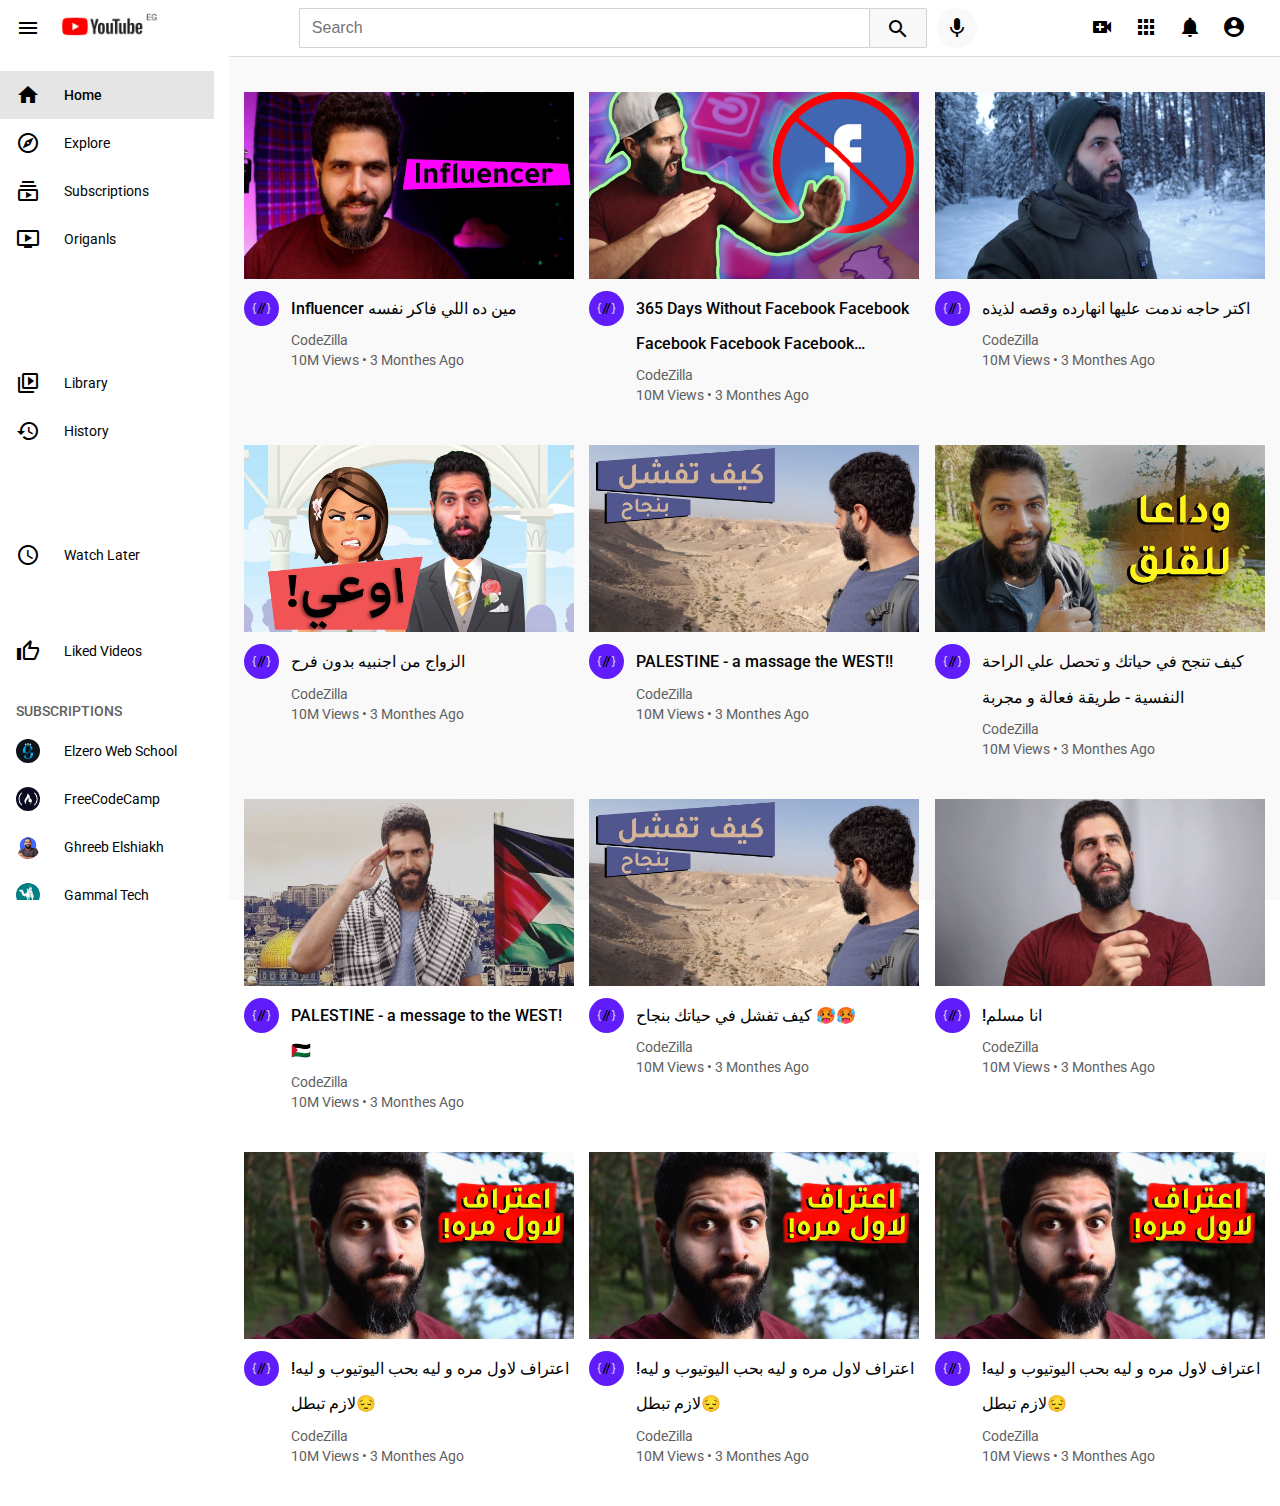
<file: index.html>
<!DOCTYPE html>
<html lang="en">
<head>
   <meta charset="UTF-8">
   <meta http-equiv="X-UA-Compatible" content="IE=edge">
   <meta name="viewport" content="width=device-width, initial-scale=1.0">
   <link href="https://fonts.googleapis.com/css?family=Material+Icons|Material+Icons+Outlined|Material+Icons+Two+Tone|Material+Icons+Round|Material+Icons+Sharp" rel="stylesheet">
   <link rel="shortcut icon" href="./images/Favicon.png" type="image/x-icon">
   <link rel="stylesheet" href="https://fonts.googleapis.com/css2?family=Material+Symbols+Outlined:opsz,wght,FILL,GRAD@48,400,0,0" />
   <link rel="stylesheet" href="CSS/style.css">
   <title>Youtube</title>
</head>
<body>
   <header>
      <div class="left-section">
         <i class="material-icons logo">menu</i>
         <img src="/images/youtube-logo.png" alt="Youtube">
      </div>
      <div class="mid-section">
         <form action="">
               <input type="text" placeholder="Search">
               <button><i class="material-icons">search</i></button>
         </form>
         <i class="material-icons mic">mic</i>
      </div>
      <div class="right-section">
            <a href=""><i class="material-icons">video_call</i></a>
            <a href=""><i class="material-icons">apps</i></a>
            <a href=""><i class="material-icons">notifications</i></a>
            <a href=""><i class="material-icons">account_circle</i></a>
      </div>
   </header>

   <div class="content-area">
      <aside>
            <nav>
               <a href="" class="nav-link active">
                     <i class="material-icons">home</i>
                     <span id="active-span">Home</span>
               </a>
               <a href="" class="nav-link">
                     <i class="material-icons-outlined">explore</i>
                     <span>Explore</span>
               </a>
               <a href="" class="nav-link">
                     <i class="material-icons-outlined">subscriptions</i>
                     <span>Subscriptions</span>
               </a>
               <a href="" class="nav-link">
                     <i class="material-icons-outlined">ondemand_video</i>
                     <span>Origanls</span>
               </a>
               <a href="" class="nav-link">
                     <i class="material-icons-outlined">play_circle</i>
                     <span>Youtube Music</span>
               </a>
               <hr>
               <a href="" class="nav-link">
                  <i class="material-icons-outlined">video_library</i>
                  <span>Library</span>
               </a>
               <a href="" class="nav-link">
                  <i class="material-icons-outlined">history</i>
                  <span>History</span>
               </a>
               <a href="" class="nav-link">
                  <i class="material-icons-outlined">smart_display</i>
                  <span>Your Videos</span>
               </a>
               <a href="" class="nav-link">
                  <i class="material-icons-outlined">watch_later</i>
                  <span>Watch Later</span>
               </a>
               <a href="" class="nav-link">
                  <i class="material-icons">download</i>
                  <span>Downloads</span>
               </a>
               <a href="" class="nav-link">
                  <i class="material-icons-outlined">thumb_up</i>
                  <span>Liked Videos</span>
               </a>
               <hr>
               <p>Subscriptions</p>
               <a href="" class="nav-link">
                  <img src="/images/Elzero.jpg" class="channel-img">
                  <span>Elzero Web School</span>
               </a>
               <a href="" class="nav-link">
                  <img src="/images/freecodecamp.jpg" class="channel-img">
                  <span>FreeCodeCamp</span>
               </a>
               <a href="" class="nav-link">
                  <img src="/images/ghreeb elshiakh.jpg" class="channel-img">
                  <span>Ghreeb Elshiakh</span>
               </a>
               <a href="" class="nav-link">
                  <img src="/images/gammal texh.jpg" class="channel-img">
                  <span>Gammal Tech</span>
               </a>
               <a href="" class="nav-link">
                  <img src="/images/ali shahin.jpg" class="channel-img">
                  <span>Ali Shahin</span>
               </a>
               <a href="" class="nav-link">
                  <img src="/images/codezilla.jpg" class="channel-img">
                  <span>CodeZilla</span>
               </a>
               <a href="" class="nav-link">
                  <img src="/images/amr azouz.jpg" class="channel-img">
                  <span>Amr Azouz</span>
               </a>
               <a href="" class="nav-link">
                  <img src="/images/horascode.jpg" class="channel-img">
                  <span>Horas Code</span>
               </a>
            </nav>
      </aside>
      <main>
         <div class="videos-container">
               <div class="video">
                  <div class="thumbnail">
                     <a href="./Videos/index.html"></a><img src="/images/video1.jpeg">
                  </div>
                  <div class="details">
                     <div class="creator-image">
                           <img src="/images/codezilla.jpg">
                     </div>
                     <div class="title">
                           <a class="video-title">
                              Influencer مين ده اللي فاكر نفسه 
                           </a>
                           <a class="video-creator">
                              CodeZilla
                           </a>
                           <span>10M Views • 3 Monthes Ago</span>
                     </div>
                  </div>
               </div>
               <div class="video">
                  <div class="thumbnail">
                     <img src="/images/video2.jpeg">
                  </div>
                  <div class="details">
                     <div class="creator-image">
                           <img src="/images/codezilla.jpg">
                     </div>
                     <div class="title">
                           <a class="video-title">
                              365 Days Without Facebook Facebook Facebook Facebook Facebook Facebook
                           </a>
                           <a class="video-creator">
                              CodeZilla
                           </a>
                           <span>10M Views • 3 Monthes Ago</span>
                     </div>
                  </div>
               </div>
               <div class="video">
                  <div class="thumbnail">
                     <img src="/images/video3.jpeg">
                  </div>
                  <div class="details">
                     <div class="creator-image">
                           <img src="/images/codezilla.jpg">
                     </div>
                     <div class="title">
                           <a class="video-title">
                              اكتر حاجه ندمت عليها انهارده وقصه لذيذه
                           </a>
                           <a class="video-creator">
                              CodeZilla
                           </a>
                           <span>10M Views • 3 Monthes Ago</span>
                     </div>
                  </div>
               </div>
               <div class="video">
                  <div class="thumbnail">
                     <img src="/images/video4.jpeg">
                  </div>
                  <div class="details">
                     <div class="creator-image">
                           <img src="/images/codezilla.jpg">
                     </div>
                     <div class="title">
                           <a class="video-title">
                              الزواج من اجنبيه بدون فرح
                           </a>
                           <a class="video-creator">
                              CodeZilla
                           </a>
                           <span>10M Views • 3 Monthes Ago</span>
                     </div>
                  </div>
               </div>
               <div class="video">
                  <div class="thumbnail">
                     <img src="/images/video5.jpeg">
                  </div>
                  <div class="details">
                     <div class="creator-image">
                           <img src="/images/codezilla.jpg">
                     </div>
                     <div class="title">
                           <a class="video-title">
                              PALESTINE - a massage the WEST!! 
                           </a>
                           <a class="video-creator">
                              CodeZilla
                           </a>
                           <span>10M Views • 3 Monthes Ago</span>
                     </div>
                  </div>
               </div>
               <div class="video">
                  <div class="thumbnail">
                     <img src="/images/video10.jpeg">
                  </div>
                  <div class="details">
                     <div class="creator-image">
                           <img src="/images/codezilla.jpg">
                     </div>
                     <div class="title">
                           <a class="video-title">
                              كيف تنجح في حياتك و تحصل علي الراحة النفسية - طريقة فعالة و مجربة
                           </a>
                           <a class="video-creator">
                              CodeZilla
                           </a>
                           <span>10M Views • 3 Monthes Ago</span>
                     </div>
                  </div>
               </div>
               <div class="video">
                  <div class="thumbnail">
                     <img src="/images/video9.jpeg">
                  </div>
                  <div class="details">
                     <div class="creator-image">
                           <img src="/images/codezilla.jpg">
                     </div>
                     <div class="title">
                           <a class="video-title">
                              PALESTINE - a message to the WEST! 🇵🇸
                           </a>
                           <a class="video-creator">
                              CodeZilla
                           </a>
                           <span>10M Views • 3 Monthes Ago</span>
                     </div>
                  </div>
               </div>
               <div class="video">
                  <div class="thumbnail">
                     <img src="/images/video5.jpeg">
                  </div>
                  <div class="details">
                     <div class="creator-image">
                           <img src="/images/codezilla.jpg">
                     </div>
                     <div class="title">
                           <a class="video-title">
                              كيف تفشل في حياتك بنجاح 🥵🥵
                           </a>
                           <a class="video-creator">
                              CodeZilla
                           </a>
                           <span>10M Views • 3 Monthes Ago</span>
                     </div>
                  </div>
               </div>
               <div class="video">
                  <div class="thumbnail">
                     <img src="/images/video7.jpeg">
                  </div>
                  <div class="details">
                     <div class="creator-image">
                           <img src="/images/codezilla.jpg">
                     </div>
                     <div class="title">
                           <a class="video-title">
                              !انا مسلم
                           </a>
                           <a class="video-creator">
                              CodeZilla
                           </a>
                           <span>10M Views • 3 Monthes Ago</span>
                     </div>
                  </div>
               </div>
               <div class="video">
                  <div class="thumbnail">
                     <img src="/images/video8.jpeg">
                  </div>
                  <div class="details">
                     <div class="creator-image">
                           <img src="/images/codezilla.jpg">
                     </div>
                     <div class="title">
                           <a class="video-title">
                              !اعتراف لاول مره و ليه بحب اليوتيوب و ليه لازم تبطل😔                            </a>
                           <a class="video-creator">
                              CodeZilla
                           </a>
                           <span>10M Views • 3 Monthes Ago</span>
                     </div>
                  </div>
               </div>
               <div class="video">
                  <div class="thumbnail">
                     <img src="/images/video8.jpeg">
                  </div>
                  <div class="details">
                     <div class="creator-image">
                           <img src="/images/codezilla.jpg">
                     </div>
                     <div class="title">
                           <a class="video-title">
                              !اعتراف لاول مره و ليه بحب اليوتيوب و ليه لازم تبطل😔                            </a>
                           <a class="video-creator">
                              CodeZilla
                           </a>
                           <span>10M Views • 3 Monthes Ago</span>
                     </div>
                  </div>
               </div>
               <div class="video">
                  <div class="thumbnail">
                     <img src="/images/video8.jpeg">
                  </div>
                  <div class="details">
                     <div class="creator-image">
                           <img src="/images/codezilla.jpg">
                     </div>
                     <div class="title">
                           <a class="video-title">
                              !اعتراف لاول مره و ليه بحب اليوتيوب و ليه لازم تبطل😔                            </a>
                           <a class="video-creator">
                              CodeZilla
                           </a>
                           <span>10M Views • 3 Monthes Ago</span>
                     </div>
                  </div>
               </div>
         </div>
      </main>
   </div>
</body>
</html>
</file>
<file: CSS/style.css>
@import url('https://fonts.googleapis.com/css2?family=Roboto:wght@0,100;0,200;0,300;0,400;0,500;0,600;0,700;0,800;0,900;1,100;1,200;1,300;1,400;1,500;1,600;1,700;1,800;1,900&display=swap');

* {
    margin : 0;
    padding: 0;
    box-sizing: border-box;
}

html {
    font-size: 10px;
}

body {
    font-family: "Roboto","Arial",sans-serif;
}

header {
    display: flex;
    align-items: center;
    justify-content: space-between;
    height: 56px;
    width: 100%;
    padding: 0 16px;
}

.left-section {
    display: flex;
    align-items: center;
    cursor: pointer;
}

.left-section img {
    width: 44%;
    padding-left: 16px;
    margin-bottom: 4px;
}

.mid-section {
    display: flex;
    align-items: center;
    margin-left: -9%;
}

.mid-section form {
    display: flex;
    height: 40px;
    width: 628px;
}

.mid-section form input {
    width: 100%;
    border-radius: 2px 0 0 2px; 
    padding: 12px;
    font-size: 1.6rem;
    border: 1px solid #d3d3d3;
    border-right: none;
}

.mid-section form button {
    width: 64px;
    border: 1px solid #d3d3d3;
    border-radius: 0 2px 2px 0;
    cursor: pointer;
    padding-top: 4px;
    background-color: #f8f8f8;
}

.mid-section form button:hover {
    border-color: #c6c6c6;
    background-color: #f0f0f0;
}

.mid-section .mic {
    width: 40px;
    height: 40px;
    border-radius: 50%;
    background-color: #f9f9f9;
    display: flex;
    justify-content: center;
    align-items: center;
    margin-left: 10px;
    cursor: pointer;
}

.right-section a {
    padding-right: 18px;
    text-decoration: none;
    color: black;
}

.content-area {
    height: calc(100vh - 56px);
    display: flex;
    background-color: #f9f9f9;
}

aside {
    height: 100%;
    width: 280px;
    background-color: white;
    overflow-y: auto;
}

nav {
    width: 100%;
    height: 100%;
    display: flex;
    flex-direction: column;
    margin: 15px 0;
    padding-right: 15px;
}

.nav-link {
    display: flex;
    align-items: center;
    padding: 10px 16px;
    text-decoration: none;
    color: black;
}

.nav-link:hover {
    background-color: rgba(0, 0, 0, 0.05);
}

.nav-link span {
    margin-left: 24px;
    font-size: 1.4rem;
    line-height: 2em;
    font-weight: 400;
    color: #030303;
}

.active {
    background-color: #e5e5e5;
}

#active-span {
    font-weight: 500;
}

hr {
    height: 1px;
    background-color: #e5e5e5;
    border: none;
    margin: 10px 0;
}

nav p {
    font-size: 1.4rem;
    font-weight: 500;
    padding: 8px 16px;
    color: #606060;
    text-transform: uppercase;
}

.channel-img {
    height: 24px;
    width: 24px;
    border-radius: 50%;
}

main {
    width: 100%;
    height: 100%;
    border-top: 1px solid #ddd;
    padding: 35px 15px;
    overflow-y: none;
}

.videos-container {
    display: flex;
    flex-direction: row;
    flex-wrap: wrap;
    justify-content: space-between;
}

.video {
    width: 330px;
    margin-bottom: 40px;
    cursor: pointer;
}

.thumbnail {
    width: 100%;
    height: 187px;
    margin-bottom: 12px;
}

.thumbnail img {
    width: 100%;
    height: 100%;
}

.details {
    display: flex;
}

.creator-image img {
    height: 35px;
    width: 35px;
    border-radius: 50%;
    margin-right: 12px;
}

.title {
    display: flex;
    flex-direction: column;
}

.title a {
    text-decoration: none;
}

.video-title {
    color: rgb(3, 3, 3);
    font-size: 1.6rem;
    max-width: 278px;
    font-weight: 500;
    line-height: 2.2em;
    margin-bottom: 4px;
    overflow: hidden;
    display: -webkit-box;
    -webkit-line-clamp: 2;
    -webkit-box-orient: vertical;
}

.video-creator, .title span {
    color: rgb(96, 96, 96);
    font-size: 1.4rem;
    line-height: 2rem;
    font-weight: 400;
}

.video-creator:hover {
    color: black;
}
</file>
